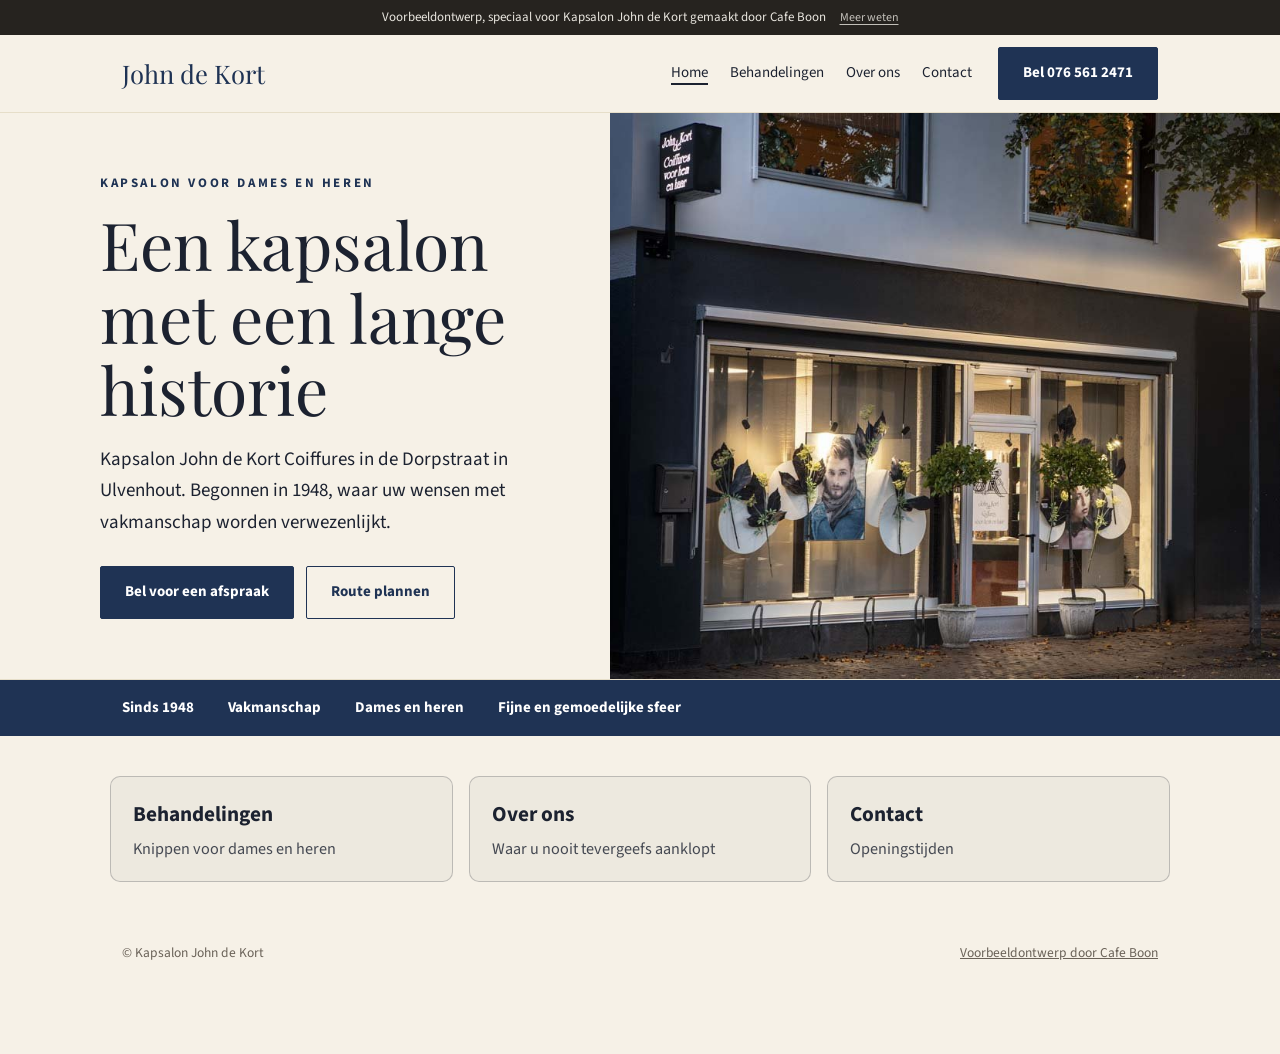
<file: index.html>
<!doctype html>
<html lang="nl"><head><meta charset="utf-8"><meta name="viewport" content="width=device-width,initial-scale=1">
<title>Kapsalon John de Kort | Kapper in Ulvenhout sinds 1948</title>
<meta name="description" content="Kapsalon John de Kort Coiffures aan de Dorpstraat 91 in Ulvenhout. Een kapsalon met een lange historie sinds 1948. Dames en heren, bel voor een afspraak.">
<meta name="robots" content="noindex">
<link rel="icon" type="image/svg+xml" href="images/favicon.svg">
<meta property="og:title" content="Kapsalon John de Kort, Ulvenhout">
<meta property="og:description" content="Een kapsalon met een lange historie, begonnen in 1948. Dames en heren.">
<meta property="og:image" content="https://johndekort.cafeboon.com/images/og.jpg">
<meta property="og:type" content="website">
<link rel="preconnect" href="https://fonts.googleapis.com"><link rel="preconnect" href="https://fonts.gstatic.com" crossorigin>
<link href="https://fonts.googleapis.com/css2?family=Playfair+Display:wght@500;600&family=Source+Sans+3:wght@400;700&display=swap" rel="stylesheet">
<link rel="stylesheet" href="style.css">
</head><body>
<div class="vb-banner" role="note"><span>Voorbeeldontwerp, speciaal voor Kapsalon John de Kort gemaakt door Cafe Boon</span><a href="https://cafeboon.com">Meer weten</a></div>
<header><div class="wrap"><a class="logo" href="index.html">John de Kort</a>
<nav><a aria-current="page" href="index.html">Home</a><a href="aanbod.html">Behandelingen</a><a href="over.html">Over ons</a><a href="contact.html">Contact</a></nav>
<a class="btn" href="tel:+31765612471">Bel 076 561 2471</a></div></header>
<div aria-label="Pagina's" class="sn-bar" role="navigation"><a aria-current="page" class="sn-link" href="index.html">Home</a><a class="sn-link" href="aanbod.html">Behandelingen</a><a class="sn-link" href="over.html">Over ons</a><a class="sn-link" href="contact.html">Contact</a></div>
<main id="top">
<section class="hero" style="padding:0"><div class="txt"><p class="tag">Kapsalon voor dames en heren</p><h1>Een kapsalon met een lange historie</h1><p class="lead">Kapsalon John de Kort Coiffures in de Dorpstraat in Ulvenhout. Begonnen in 1948, waar uw wensen met vakmanschap worden verwezenlijkt.</p>
<div class="acties"><a class="btn" href="tel:+31765612471">Bel voor een afspraak</a><a class="btn licht" href="https://www.google.com/maps/dir/?api=1&amp;destination=Dorpstraat+91+4851+CL+Ulvenhout">Route plannen</a></div></div>
<div class="foto"><img alt="Kapsalon John de Kort aan de Dorpstraat" fetchpriority="high" src="images/pand.jpg"/></div></section>
<div class="punten"><div class="wrap"><span>Sinds 1948</span><span>Vakmanschap</span><span>Dames en heren</span><span>Fijne en gemoedelijke sfeer</span></div></div>
<div class="sn-cards"><a class="sn-card" href="aanbod.html"><strong>Behandelingen</strong><span>Knippen voor dames en heren</span></a><a class="sn-card" href="over.html"><strong>Over ons</strong><span>Waar u nooit tevergeefs aanklopt</span></a><a class="sn-card" href="contact.html"><strong>Contact</strong><span>Openingstijden</span></a></div>
</main>
<footer><div class="wrap"><span>© Kapsalon John de Kort</span><span><a href="https://cafeboon.com">Voorbeeldontwerp door Cafe Boon</a></span></div></footer>
<div class="balk"><a href="tel:+31765612471">Bel</a><a href="https://www.google.com/maps/dir/?api=1&amp;destination=Dorpstraat+91+4851+CL+Ulvenhout">Route</a><a href="mailto:info@johndekortcoiffures.nl">Mail</a></div>
</body></html>
</file>
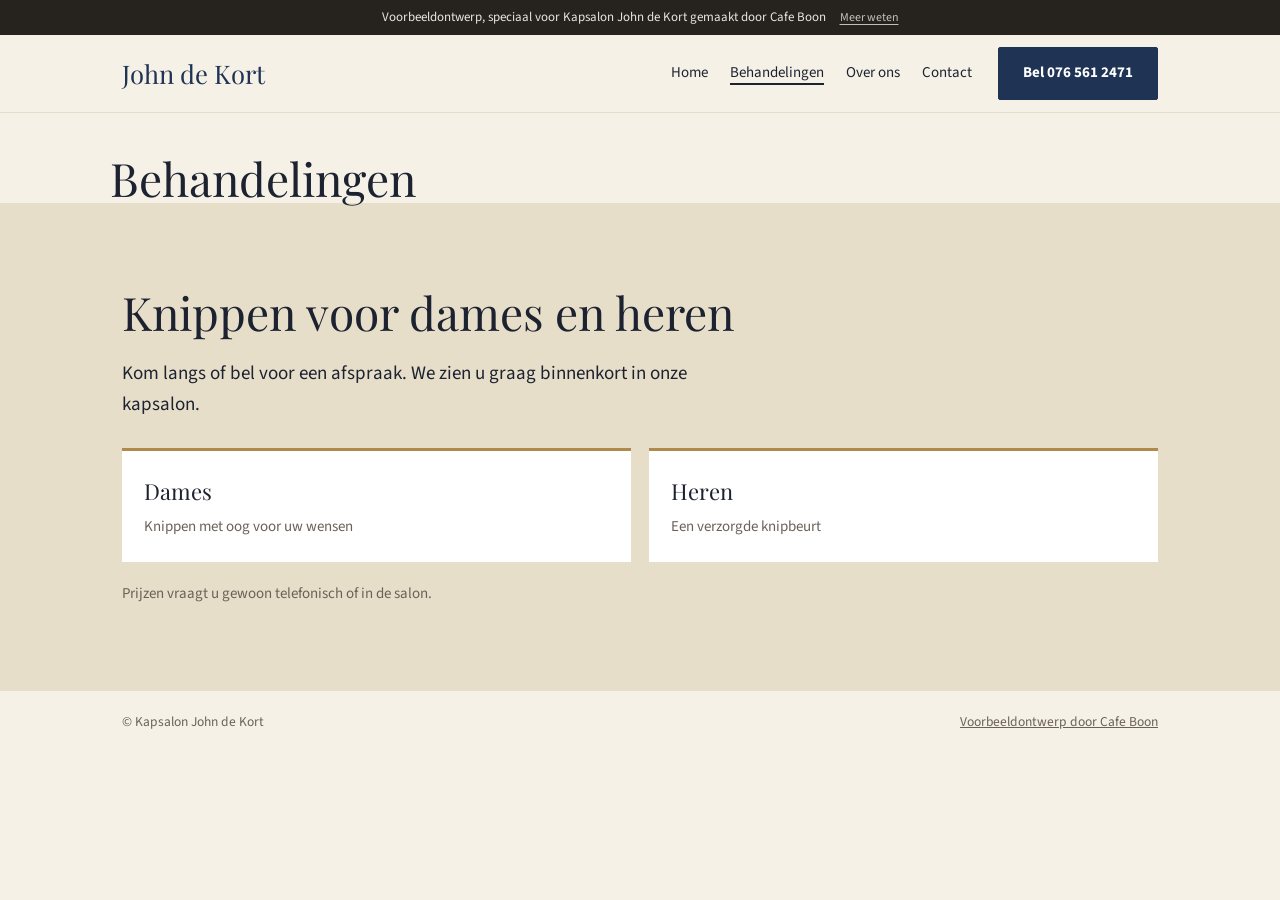
<file: aanbod.html>
<!doctype html>
<html lang="nl"><head><meta charset="utf-8"><meta name="viewport" content="width=device-width,initial-scale=1">
<title>Behandelingen | Kapsalon John de Kort</title>
<meta name="description" content="Kapsalon John de Kort Coiffures aan de Dorpstraat 91 in Ulvenhout. Een kapsalon met een lange historie sinds 1948. Dames en heren, bel voor een afspraak.">
<meta name="robots" content="noindex">
<link rel="icon" type="image/svg+xml" href="images/favicon.svg">
<meta property="og:title" content="Kapsalon John de Kort, Ulvenhout">
<meta property="og:description" content="Een kapsalon met een lange historie, begonnen in 1948. Dames en heren.">
<meta property="og:image" content="https://johndekort.cafeboon.com/images/og.jpg">
<meta property="og:type" content="website">
<link rel="preconnect" href="https://fonts.googleapis.com"><link rel="preconnect" href="https://fonts.gstatic.com" crossorigin>
<link href="https://fonts.googleapis.com/css2?family=Playfair+Display:wght@500;600&family=Source+Sans+3:wght@400;700&display=swap" rel="stylesheet">
<link rel="stylesheet" href="style.css">
</head><body>
<div class="vb-banner" role="note"><span>Voorbeeldontwerp, speciaal voor Kapsalon John de Kort gemaakt door Cafe Boon</span><a href="https://cafeboon.com">Meer weten</a></div>
<header><div class="wrap"><a class="logo" href="index.html">John de Kort</a>
<nav><a href="index.html">Home</a><a aria-current="page" href="aanbod.html">Behandelingen</a><a href="over.html">Over ons</a><a href="contact.html">Contact</a></nav>
<a class="btn" href="tel:+31765612471">Bel 076 561 2471</a></div></header>
<div aria-label="Pagina's" class="sn-bar" role="navigation"><a class="sn-link" href="index.html">Home</a><a aria-current="page" class="sn-link" href="aanbod.html">Behandelingen</a><a class="sn-link" href="over.html">Over ons</a><a class="sn-link" href="contact.html">Contact</a></div>
<main id="top">
<div class="sn-head"><h1>Behandelingen</h1></div>
<section class="alt" id="behandelingen"><div class="wrap"><h2>Knippen voor dames en heren</h2>
<p class="lead">Kom langs of bel voor een afspraak. We zien u graag binnenkort in onze kapsalon.</p>
<ul class="diensten" style="grid-template-columns:repeat(2,1fr)">
<li>Dames<small>Knippen met oog voor uw wensen</small></li>
<li>Heren<small>Een verzorgde knipbeurt</small></li>
</ul>
<p class="kleine">Prijzen vraagt u gewoon telefonisch of in de salon.</p></div></section>
</main>
<footer><div class="wrap"><span>© Kapsalon John de Kort</span><span><a href="https://cafeboon.com">Voorbeeldontwerp door Cafe Boon</a></span></div></footer>
<div class="balk"><a href="tel:+31765612471">Bel</a><a href="https://www.google.com/maps/dir/?api=1&amp;destination=Dorpstraat+91+4851+CL+Ulvenhout">Route</a><a href="mailto:info@johndekortcoiffures.nl">Mail</a></div>
</body></html>
</file>
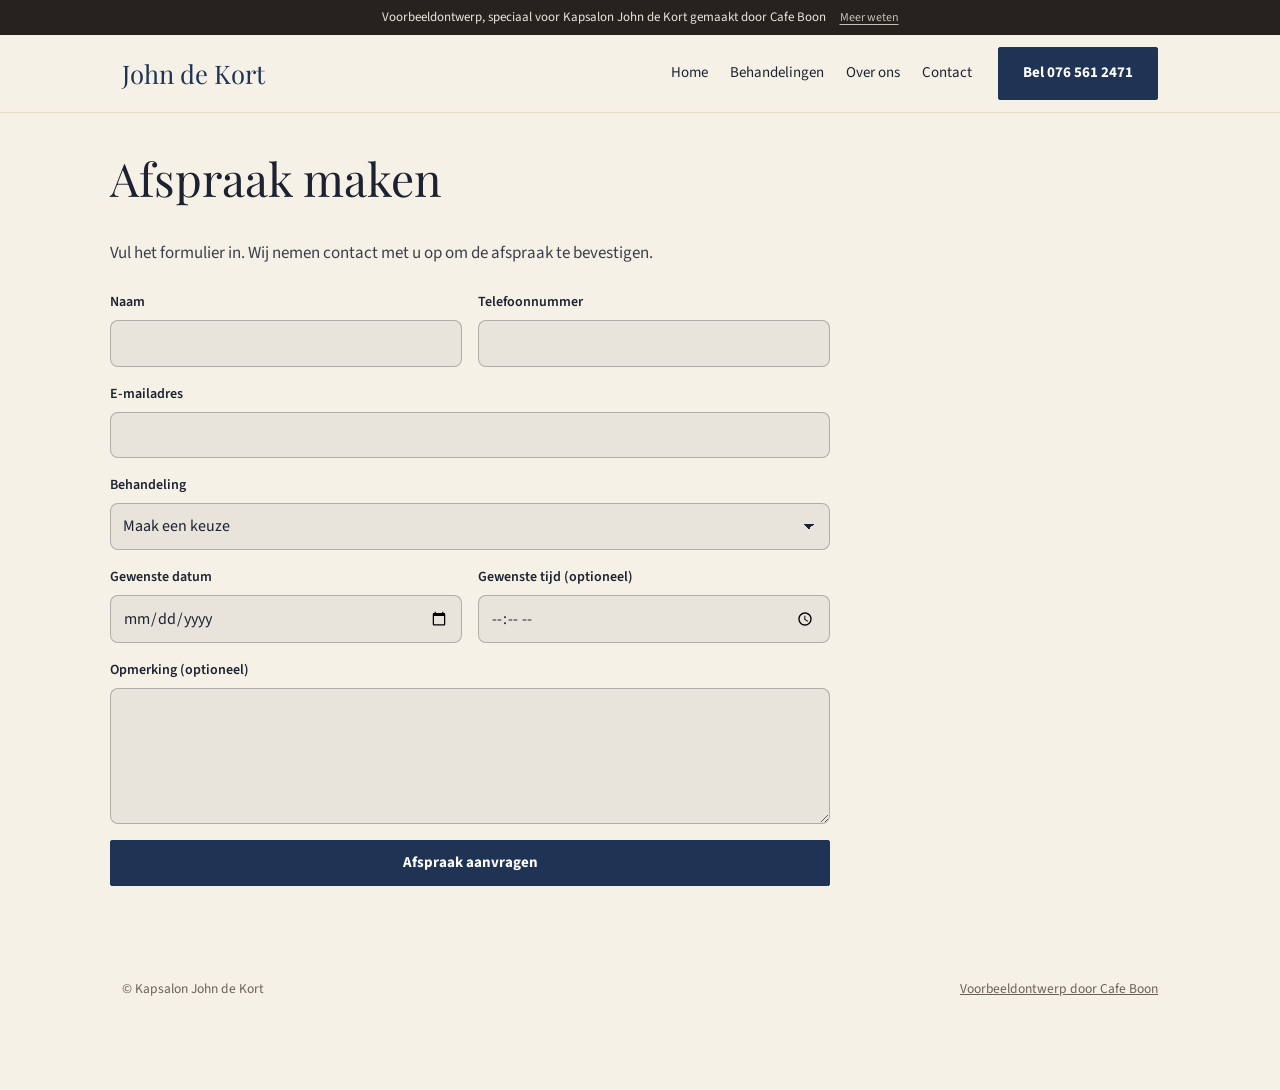
<file: afspraak.html>
<!doctype html>
<html lang="nl"><head><meta charset="utf-8"><meta name="viewport" content="width=device-width,initial-scale=1">
<title>Afspraak maken | Kapsalon John de Kort</title>
<meta name="description" content="Afspraak maken bij Kapsalon John de Kort.">
<meta name="robots" content="noindex">
<link rel="icon" type="image/svg+xml" href="images/favicon.svg">
<meta property="og:title" content="Kapsalon John de Kort, Ulvenhout">
<meta property="og:description" content="Een kapsalon met een lange historie, begonnen in 1948. Dames en heren.">
<meta property="og:image" content="https://johndekort.cafeboon.com/images/og.jpg">
<meta property="og:type" content="website">
<link rel="preconnect" href="https://fonts.googleapis.com"><link rel="preconnect" href="https://fonts.gstatic.com" crossorigin>
<link href="https://fonts.googleapis.com/css2?family=Playfair+Display:wght@500;600&family=Source+Sans+3:wght@400;700&display=swap" rel="stylesheet">
<link rel="stylesheet" href="style.css">
</head><body>
<div class="vb-banner" role="note"><span>Voorbeeldontwerp, speciaal voor Kapsalon John de Kort gemaakt door Cafe Boon</span><a href="https://cafeboon.com">Meer weten</a></div>
<header><div class="wrap"><a class="logo" href="index.html">John de Kort</a>
<nav><a href="index.html">Home</a><a href="aanbod.html">Behandelingen</a><a href="over.html">Over ons</a><a href="contact.html">Contact</a></nav>
<a class="btn" href="tel:+31765612471">Bel 076 561 2471</a></div></header>
<div aria-label="Pagina's" class="sn-bar" role="navigation"><a class="sn-link" href="index.html">Home</a><a class="sn-link" href="aanbod.html">Behandelingen</a><a class="sn-link" href="over.html">Over ons</a><a class="sn-link" href="contact.html">Contact</a></div>
<main id="top">
<div class="sn-head"><h1>Afspraak maken</h1></div>
<section class="sn-formsec" id="formulier"><div class="sn-formwrap"><p class="sn-lead">Vul het formulier in. Wij nemen contact met u op om de afspraak te bevestigen.</p><form class="sn-form" id="sn-form"><div class="sn-field"><label for="naam">Naam</label><input id="naam" name="naam" type="text" required autocomplete="name"></div><div class="sn-field"><label for="tel">Telefoonnummer</label><input id="tel" name="tel" type="tel" required autocomplete="tel"></div><div class="sn-field full"><label for="email">E-mailadres</label><input id="email" name="email" type="email" required autocomplete="email"></div><div class="sn-field full"><label for="keuze">Behandeling</label><select id="keuze" name="keuze" required><option value="">Maak een keuze</option><option>Dames knippen</option><option>Heren knippen</option></select></div><div class="sn-field"><label for="datum">Gewenste datum</label><input id="datum" name="datum" type="date" required></div><div class="sn-field"><label for="tijd">Gewenste tijd (optioneel)</label><input id="tijd" name="tijd" type="time"></div><div class="sn-field full"><label for="opm">Opmerking (optioneel)</label><textarea id="opm" name="opm" rows="5"></textarea></div><div class="sn-field full"><button class="btn" type="submit">Afspraak aanvragen</button></div></form></div></section>
<script>(function(){var f=document.getElementById('sn-form');if(!f)return;f.addEventListener('submit',function(e){e.preventDefault();if(!f.checkValidity()){f.reportValidity();return;}var d=document.createElement('div');d.className='sn-done';d.setAttribute('role','status');d.tabIndex=-1;d.innerHTML='<h2>Bedankt voor uw aanvraag</h2><p>Dit is een voorbeeldwebsite van Cafe Boon. Uw aanvraag is daarom niet verstuurd. Neem voor een echte afspraak contact op via <a href="tel:+31765612471">076 561 2471</a>.</p>';f.parentNode.replaceChild(d,f);d.focus();});})();</script>
</main><footer><div class="wrap"><span>© Kapsalon John de Kort</span><span><a href="https://cafeboon.com">Voorbeeldontwerp door Cafe Boon</a></span></div></footer>
<div class="balk"><a href="tel:+31765612471">Bel</a><a href="https://www.google.com/maps/dir/?api=1&amp;destination=Dorpstraat+91+4851+CL+Ulvenhout">Route</a><a href="mailto:info@johndekortcoiffures.nl">Mail</a></div>
</body></html>
</file>
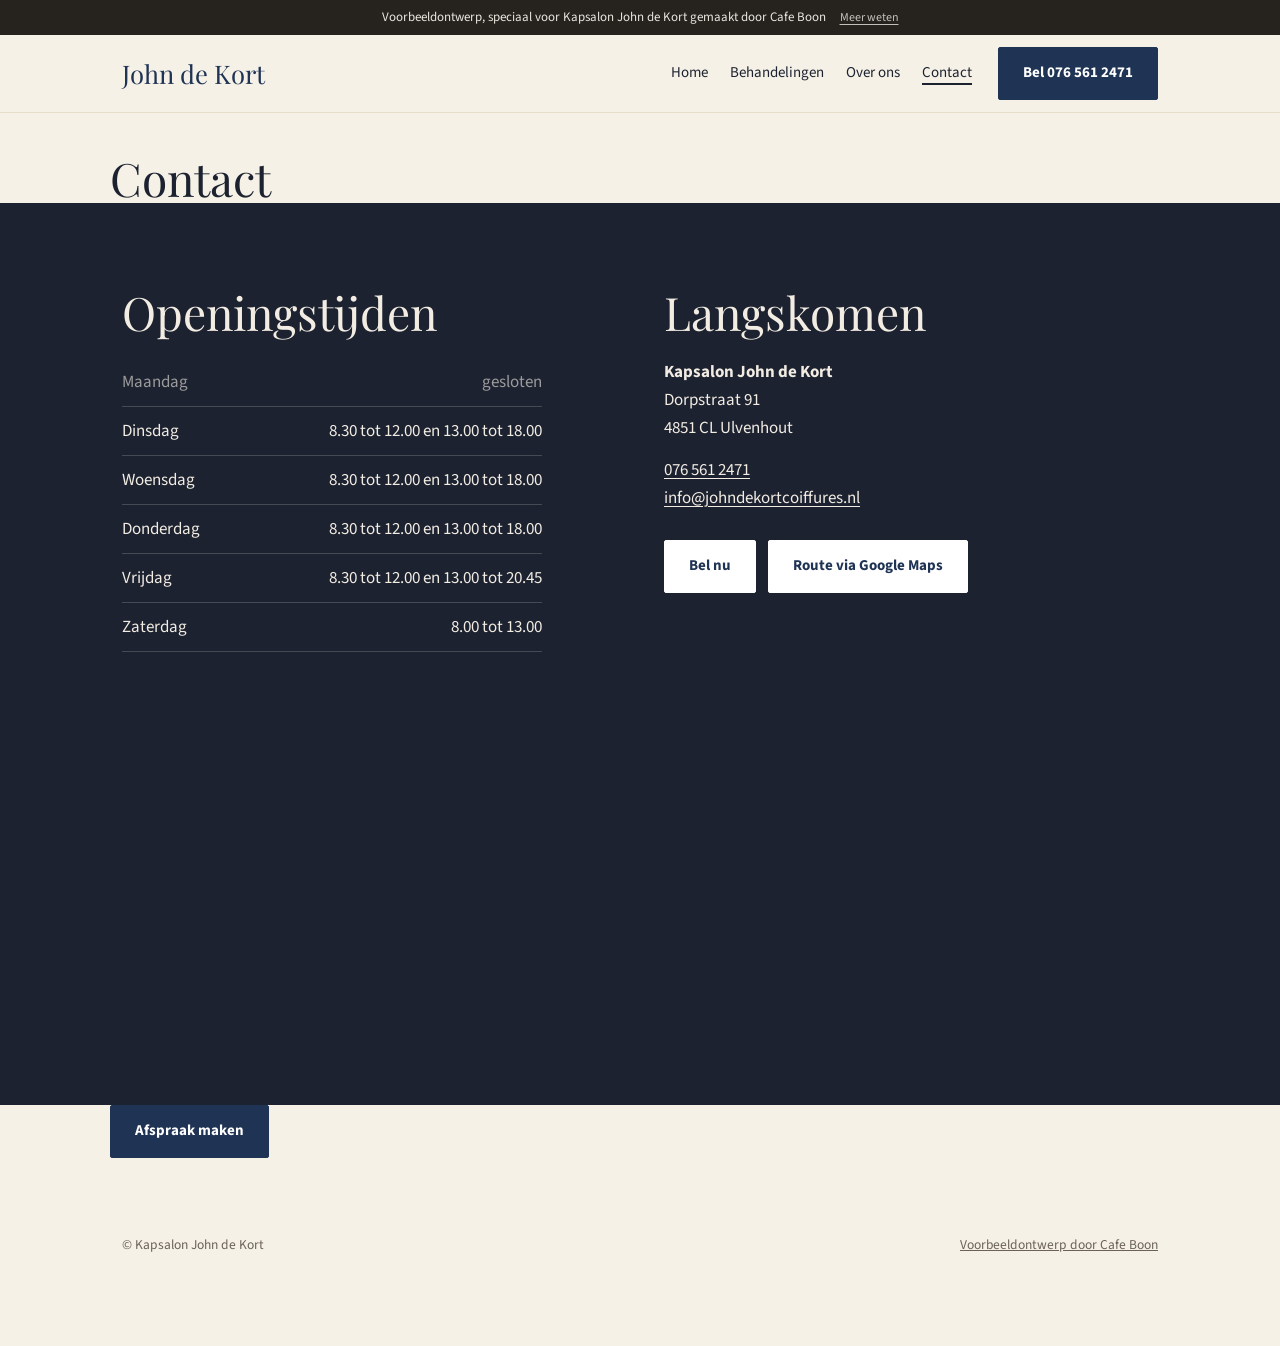
<file: contact.html>
<!doctype html>
<html lang="nl"><head><meta charset="utf-8"><meta name="viewport" content="width=device-width,initial-scale=1">
<title>Contact | Kapsalon John de Kort</title>
<meta name="description" content="Kapsalon John de Kort Coiffures aan de Dorpstraat 91 in Ulvenhout. Een kapsalon met een lange historie sinds 1948. Dames en heren, bel voor een afspraak.">
<meta name="robots" content="noindex">
<link rel="icon" type="image/svg+xml" href="images/favicon.svg">
<meta property="og:title" content="Kapsalon John de Kort, Ulvenhout">
<meta property="og:description" content="Een kapsalon met een lange historie, begonnen in 1948. Dames en heren.">
<meta property="og:image" content="https://johndekort.cafeboon.com/images/og.jpg">
<meta property="og:type" content="website">
<link rel="preconnect" href="https://fonts.googleapis.com"><link rel="preconnect" href="https://fonts.gstatic.com" crossorigin>
<link href="https://fonts.googleapis.com/css2?family=Playfair+Display:wght@500;600&family=Source+Sans+3:wght@400;700&display=swap" rel="stylesheet">
<link rel="stylesheet" href="style.css">
</head><body>
<div class="vb-banner" role="note"><span>Voorbeeldontwerp, speciaal voor Kapsalon John de Kort gemaakt door Cafe Boon</span><a href="https://cafeboon.com">Meer weten</a></div>
<header><div class="wrap"><a class="logo" href="index.html">John de Kort</a>
<nav><a href="index.html">Home</a><a href="aanbod.html">Behandelingen</a><a href="over.html">Over ons</a><a aria-current="page" href="contact.html">Contact</a></nav>
<a class="btn" href="tel:+31765612471">Bel 076 561 2471</a></div></header>
<div aria-label="Pagina's" class="sn-bar" role="navigation"><a class="sn-link" href="index.html">Home</a><a class="sn-link" href="aanbod.html">Behandelingen</a><a class="sn-link" href="over.html">Over ons</a><a aria-current="page" class="sn-link" href="contact.html">Contact</a></div>
<main id="top">
<div class="sn-head"><h1>Contact</h1></div>
<section class="donker" id="openingstijden"><div class="wrap kol">
<div><h2>Openingstijden</h2>
<table class="tijden">
<tr class="dicht"><td>Maandag</td><td>gesloten</td></tr>
<tr><td>Dinsdag</td><td>8.30 tot 12.00 en 13.00 tot 18.00</td></tr>
<tr><td>Woensdag</td><td>8.30 tot 12.00 en 13.00 tot 18.00</td></tr>
<tr><td>Donderdag</td><td>8.30 tot 12.00 en 13.00 tot 18.00</td></tr>
<tr><td>Vrijdag</td><td>8.30 tot 12.00 en 13.00 tot 20.45</td></tr>
<tr><td>Zaterdag</td><td>8.00 tot 13.00</td></tr>
</table>
</div>
<div id="contact"><h2>Langskomen</h2>
<p><b>Kapsalon John de Kort</b><br/>Dorpstraat 91<br/>4851 CL Ulvenhout</p>
<p><a href="tel:+31765612471">076 561 2471</a><br/><a href="mailto:info@johndekortcoiffures.nl">info@johndekortcoiffures.nl</a></p>
<div class="acties"><a class="btn wit" href="tel:+31765612471">Bel nu</a><a class="btn wit" href="https://www.google.com/maps/dir/?api=1&amp;destination=Dorpstraat+91+4851+CL+Ulvenhout">Route via Google Maps</a></div>
</div>
</div>
<div class="wrap" style="margin-top:40px"><iframe loading="lazy" src="https://maps.google.com/maps?q=Dorpstraat+91+4851+CL+Ulvenhout&amp;output=embed" style="width:100%;height:320px;border:0" title="Kaart"></iframe></div></section>
</main>
<section class="sn-formsec sn-formlink"><div class="sn-formwrap"><a class="btn" href="afspraak.html">Afspraak maken</a></div></section>
<footer><div class="wrap"><span>© Kapsalon John de Kort</span><span><a href="https://cafeboon.com">Voorbeeldontwerp door Cafe Boon</a></span></div></footer>
<div class="balk"><a href="tel:+31765612471">Bel</a><a href="https://www.google.com/maps/dir/?api=1&amp;destination=Dorpstraat+91+4851+CL+Ulvenhout">Route</a><a href="mailto:info@johndekortcoiffures.nl">Mail</a></div>
</body></html>
</file>
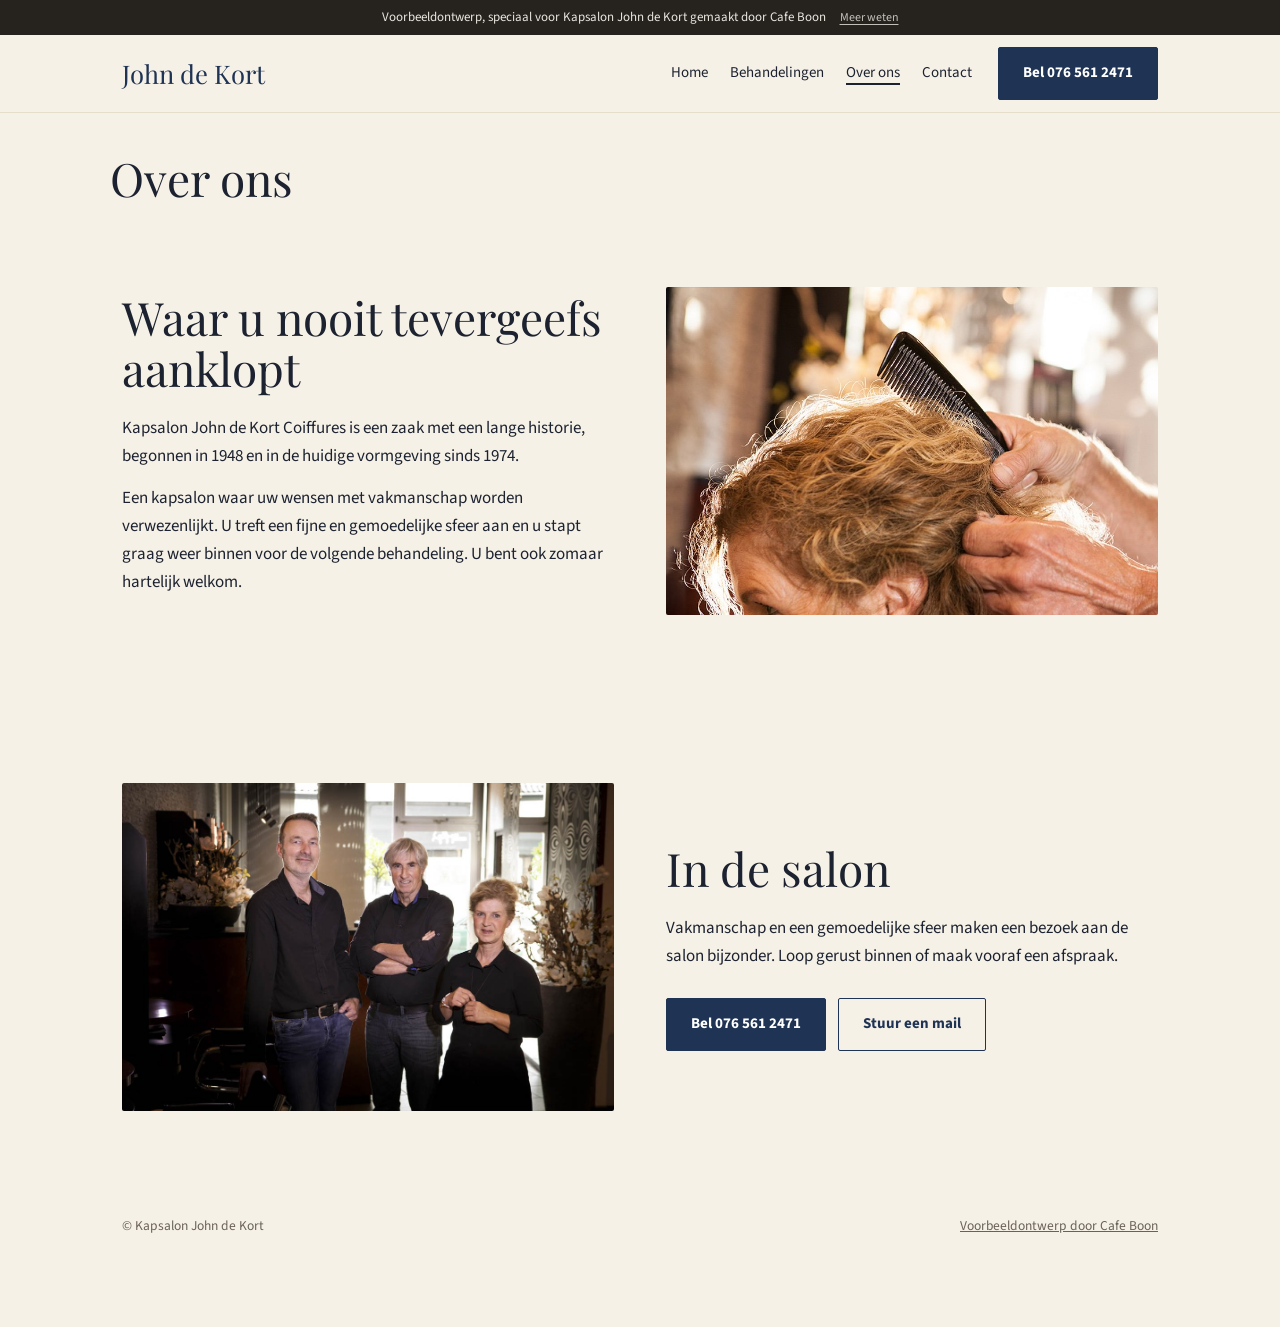
<file: over.html>
<!doctype html>
<html lang="nl"><head><meta charset="utf-8"><meta name="viewport" content="width=device-width,initial-scale=1">
<title>Over ons | Kapsalon John de Kort</title>
<meta name="description" content="Kapsalon John de Kort Coiffures aan de Dorpstraat 91 in Ulvenhout. Een kapsalon met een lange historie sinds 1948. Dames en heren, bel voor een afspraak.">
<meta name="robots" content="noindex">
<link rel="icon" type="image/svg+xml" href="images/favicon.svg">
<meta property="og:title" content="Kapsalon John de Kort, Ulvenhout">
<meta property="og:description" content="Een kapsalon met een lange historie, begonnen in 1948. Dames en heren.">
<meta property="og:image" content="https://johndekort.cafeboon.com/images/og.jpg">
<meta property="og:type" content="website">
<link rel="preconnect" href="https://fonts.googleapis.com"><link rel="preconnect" href="https://fonts.gstatic.com" crossorigin>
<link href="https://fonts.googleapis.com/css2?family=Playfair+Display:wght@500;600&family=Source+Sans+3:wght@400;700&display=swap" rel="stylesheet">
<link rel="stylesheet" href="style.css">
</head><body>
<div class="vb-banner" role="note"><span>Voorbeeldontwerp, speciaal voor Kapsalon John de Kort gemaakt door Cafe Boon</span><a href="https://cafeboon.com">Meer weten</a></div>
<header><div class="wrap"><a class="logo" href="index.html">John de Kort</a>
<nav><a href="index.html">Home</a><a href="aanbod.html">Behandelingen</a><a aria-current="page" href="over.html">Over ons</a><a href="contact.html">Contact</a></nav>
<a class="btn" href="tel:+31765612471">Bel 076 561 2471</a></div></header>
<div aria-label="Pagina's" class="sn-bar" role="navigation"><a class="sn-link" href="index.html">Home</a><a class="sn-link" href="aanbod.html">Behandelingen</a><a aria-current="page" class="sn-link" href="over.html">Over ons</a><a class="sn-link" href="contact.html">Contact</a></div>
<main id="top">
<div class="sn-head"><h1>Over ons</h1></div>
<section id="historie"><div class="wrap split">
<div><h2>Waar u nooit tevergeefs aanklopt</h2>
<p>Kapsalon John de Kort Coiffures is een zaak met een lange historie, begonnen in 1948 en in de huidige vormgeving sinds 1974.</p>
<p>Een kapsalon waar uw wensen met vakmanschap worden verwezenlijkt. U treft een fijne en gemoedelijke sfeer aan en u stapt graag weer binnen voor de volgende behandeling. U bent ook zomaar hartelijk welkom.</p></div>
<div class="fotos"><img alt="Haar knippen in de salon" loading="lazy" src="images/knippen.jpg"/></div>
</div></section>
<section id="team"><div class="wrap split rev">
<div class="fotos"><img alt="Het team van Kapsalon John de Kort" loading="lazy" src="images/team.jpg"/></div>
<div><h2>In de salon</h2>
<p>Vakmanschap en een gemoedelijke sfeer maken een bezoek aan de salon bijzonder. Loop gerust binnen of maak vooraf een afspraak.</p>
<div class="acties"><a class="btn" href="tel:+31765612471">Bel 076 561 2471</a><a class="btn licht" href="afspraak.html">Stuur een mail</a></div></div>
</div></section>
</main>
<footer><div class="wrap"><span>© Kapsalon John de Kort</span><span><a href="https://cafeboon.com">Voorbeeldontwerp door Cafe Boon</a></span></div></footer>
<div class="balk"><a href="tel:+31765612471">Bel</a><a href="https://www.google.com/maps/dir/?api=1&amp;destination=Dorpstraat+91+4851+CL+Ulvenhout">Route</a><a href="mailto:info@johndekortcoiffures.nl">Mail</a></div>
</body></html>
</file>
<file: style.css>
:root{--bg:#f6f1e7;--ink:#1c2230;--acc:#1f3354;--acc2:#b08a4a;--lijn:#e6dec9;--mute:#6a6258}
*{box-sizing:border-box;margin:0;padding:0}
html{scroll-behavior:smooth}
body{font-family:'Source Sans 3',sans-serif;background:var(--bg);color:var(--ink);line-height:1.65;font-size:17px}
img{display:block;max-width:100%}
a{color:inherit}
.wrap{max-width:1080px;margin:0 auto;padding:0 22px}
h1,h2,h3,.logo{font-family:'Playfair Display',serif;line-height:1.1;font-weight:400}
h2{font-size:clamp(32px,4.6vw,46px);margin-bottom:20px}
.btn{display:inline-block;background:var(--acc);color:#fff;padding:13px 24px;text-decoration:none;font-weight:700;font-size:15px;border:1px solid var(--acc);border-radius:2px}
.btn.licht{background:transparent;color:var(--acc)}
.btn.wit{background:#fff;color:var(--acc);border-color:#fff}
header{background:var(--bg);border-bottom:1px solid var(--lijn);position:sticky;top:0;z-index:10}
header .wrap{display:flex;align-items:center;gap:26px;padding-top:12px;padding-bottom:12px}
.logo{font-size:1.6rem;text-decoration:none;color:var(--acc);margin-right:auto}
nav{display:flex;gap:22px;font-size:15px}
nav a{text-decoration:none}
.hero{display:grid;grid-template-columns:1fr 1.1fr;min-height:560px;border-bottom:1px solid var(--lijn)}
.hero .txt{display:flex;flex-direction:column;justify-content:center;padding:60px max(22px,calc((100vw - 1080px)/2)) 60px max(22px,calc((100vw - 1080px)/2))}
.hero .tag{letter-spacing:.2em;text-transform:uppercase;font-size:13px;color:var(--acc);font-weight:700;margin-bottom:14px}
.hero h1{font-size:clamp(40px,5.4vw,66px);margin-bottom:18px}
.lead{font-size:19px;max-width:30em}
.acties{display:flex;flex-wrap:wrap;gap:12px;margin-top:28px}
.hero .foto{background:#222}
.hero .foto img{width:100%;height:100%;object-fit:cover}
.punten{background:var(--acc);color:#fff}
.punten .wrap{display:flex;flex-wrap:wrap;gap:8px 34px;padding-top:16px;padding-bottom:16px;font-size:15px;font-weight:700}
section{padding:84px 0}
.alt{background:var(--lijn)}
.donker{background:var(--ink);color:#f2ece3}
.split{display:grid;grid-template-columns:1fr 1fr;gap:52px;align-items:center}
.split.rev .fotos{order:-1}
.split p{margin-bottom:14px}
.fotos img{width:100%;aspect-ratio:3/2;object-fit:cover;border-radius:2px}
.diensten{display:grid;grid-template-columns:repeat(3,1fr);gap:18px;list-style:none;margin-top:28px}
.diensten li{background:#fff;border-top:3px solid var(--acc2);padding:22px 22px 24px;font-family:'Playfair Display',serif;font-size:22px}
.diensten li small{display:block;font-family:'Source Sans 3',sans-serif;font-size:15px;color:var(--mute);margin-top:6px;line-height:1.5}
.kleine{color:var(--mute);font-size:15px;margin-top:20px}
.tijden{width:100%;border-collapse:collapse;max-width:420px}
.tijden td{padding:10px 0;border-bottom:1px solid rgba(255,255,255,.18)}
.tijden td:last-child{text-align:right}
.tijden .dicht td{opacity:.6}
.kol{display:grid;grid-template-columns:1fr 1fr;gap:48px}
.kol iframe{width:100%;height:100%;min-height:300px;border:0;border-radius:2px}
.kol p{margin-bottom:14px}
.kol a{text-decoration-thickness:1px;text-underline-offset:3px}
footer{padding:20px 0 90px;font-size:13.5px;color:var(--mute)}
footer .wrap{display:flex;flex-wrap:wrap;gap:6px 24px;justify-content:space-between}
.balk{display:none}
@media(max-width:820px){
nav{display:none}
.hero{grid-template-columns:1fr;min-height:0}
.hero .txt{padding:44px 22px}
.hero .foto{order:-1;height:260px}
section{padding:56px 0}
.split,.kol{grid-template-columns:1fr;gap:30px}
.split.rev .fotos{order:0}
.diensten{grid-template-columns:1fr}
.balk{display:flex;position:fixed;left:0;right:0;bottom:0;z-index:20;background:var(--acc);box-shadow:0 -2px 10px rgba(0,0,0,.2)}
.balk a{flex:1;text-align:center;color:#fff;text-decoration:none;font-weight:700;padding:15px 0;border-right:1px solid rgba(255,255,255,.25)}
.balk a:last-child{border:0}
header .btn{padding:10px 16px}
}
/* sitenav:start */
.sn-bar{display:none;gap:6px;overflow-x:auto;white-space:nowrap;-webkit-overflow-scrolling:touch;padding:8px 12px;background:inherit;color:inherit;font:inherit;line-height:1.2;border-bottom:1px solid rgba(128,128,128,.35);box-sizing:border-box;max-width:100%}
.sn-bar a.sn-link{flex:0 0 auto;padding:9px 15px;border-radius:999px;color:inherit;text-decoration:none;font-size:15px;font-weight:600;letter-spacing:0;text-transform:none;margin:0}
.sn-bar a.sn-link[aria-current="page"]{background:rgba(128,128,128,.2);box-shadow:inset 0 -2px 0 currentColor}
@media(max-width:820px){.sn-bar{display:flex}}
nav a[aria-current="page"]:not(.cta):not(.btn):not(.call){text-decoration:underline;text-underline-offset:6px;text-decoration-thickness:2px}
.sn-head{max-width:1100px;margin:0 auto;padding:40px 20px 0;box-sizing:border-box}
.sn-head h1{margin:0;color:inherit;font-size:clamp(30px,5vw,46px);line-height:1.1}
.sn-cards{max-width:1100px;margin:0 auto;padding:40px 20px;display:grid;grid-template-columns:repeat(auto-fit,minmax(230px,1fr));gap:16px;box-sizing:border-box}
.sn-card{display:block;padding:20px 22px;border:1px solid rgba(128,128,128,.45);border-radius:10px;background:rgba(128,128,128,.07);color:inherit;text-decoration:none;min-width:0}
.sn-card strong{display:block;font-size:1.25em;margin:0 0 6px;color:inherit}
.sn-card span{display:block;opacity:.8;font-size:.95em;line-height:1.4}
.sn-card:hover,.sn-card:focus-visible{border-color:currentColor}
/* sitenav:end */
/* voorbeeld-formulier:start */
@layer sn{.sn-form button.btn{border:0;font:inherit;cursor:pointer;line-height:1.2}}
.sn-formsec{padding:36px 0 72px}
.sn-formwrap{max-width:1100px;margin:0 auto;padding:0 20px;box-sizing:border-box}
.sn-formwrap>h2{margin:0 0 12px}
.sn-formwrap>.sn-lead,.sn-formwrap>.sn-form,.sn-formwrap>.sn-done{max-width:720px}
.sn-formwrap .sn-lead{margin:0 0 24px;opacity:.85}
.sn-form{display:grid;grid-template-columns:1fr 1fr;gap:16px}
.sn-field{display:flex;flex-direction:column;gap:6px;min-width:0;text-align:left}
.sn-field.full{grid-column:1/-1}
.sn-field label{font-size:14px;font-weight:600}
.sn-field input,.sn-field select,.sn-field textarea{font:inherit;font-size:16px;line-height:1.4;color:inherit;background:rgba(128,128,128,.12);border:1px solid rgba(128,128,128,.55);border-radius:8px;padding:11px 12px;width:100%;box-sizing:border-box;min-width:0;max-width:100%;-webkit-appearance:none;appearance:none}
.sn-field select{background-image:linear-gradient(45deg,transparent 50%,currentColor 50%),linear-gradient(135deg,currentColor 50%,transparent 50%);background-position:calc(100% - 20px) 50%,calc(100% - 15px) 50%;background-size:5px 5px;background-repeat:no-repeat;padding-right:38px}
.sn-field select option{color:#111;background:#fff}
.sn-field textarea{resize:vertical}
.sn-field input:focus,.sn-field select:focus,.sn-field textarea:focus{outline:2px solid currentColor;outline-offset:1px}
.sn-done{padding:28px;border:1px solid rgba(128,128,128,.55);border-radius:12px;background:rgba(128,128,128,.1)}
.sn-done h2{margin:0 0 10px}
.sn-done p{margin:0}
.sn-done a{text-decoration:underline;text-underline-offset:3px;font-weight:600}
.sn-formlink{padding:0 0 56px}
@media(max-width:640px){.sn-form{grid-template-columns:1fr}.sn-formsec{padding:24px 0 56px}}
/* voorbeeld-formulier:end */
/* voorbeeldbanner:start */
.vb-banner{display:flex;flex-wrap:wrap;justify-content:center;align-items:baseline;gap:2px 14px;padding:8px 16px;background:#26231f;color:#e9e6df;font-size:13px;line-height:1.45;letter-spacing:0;text-transform:none;font-weight:400;text-align:center;position:relative;z-index:1000}
.vb-banner a{color:inherit;opacity:.8;text-decoration:underline;text-underline-offset:3px;font-size:12px;font-weight:400;white-space:nowrap;letter-spacing:0;text-transform:none}
.vb-banner a:hover{opacity:1}
/* voorbeeldbanner:end */
</file>
